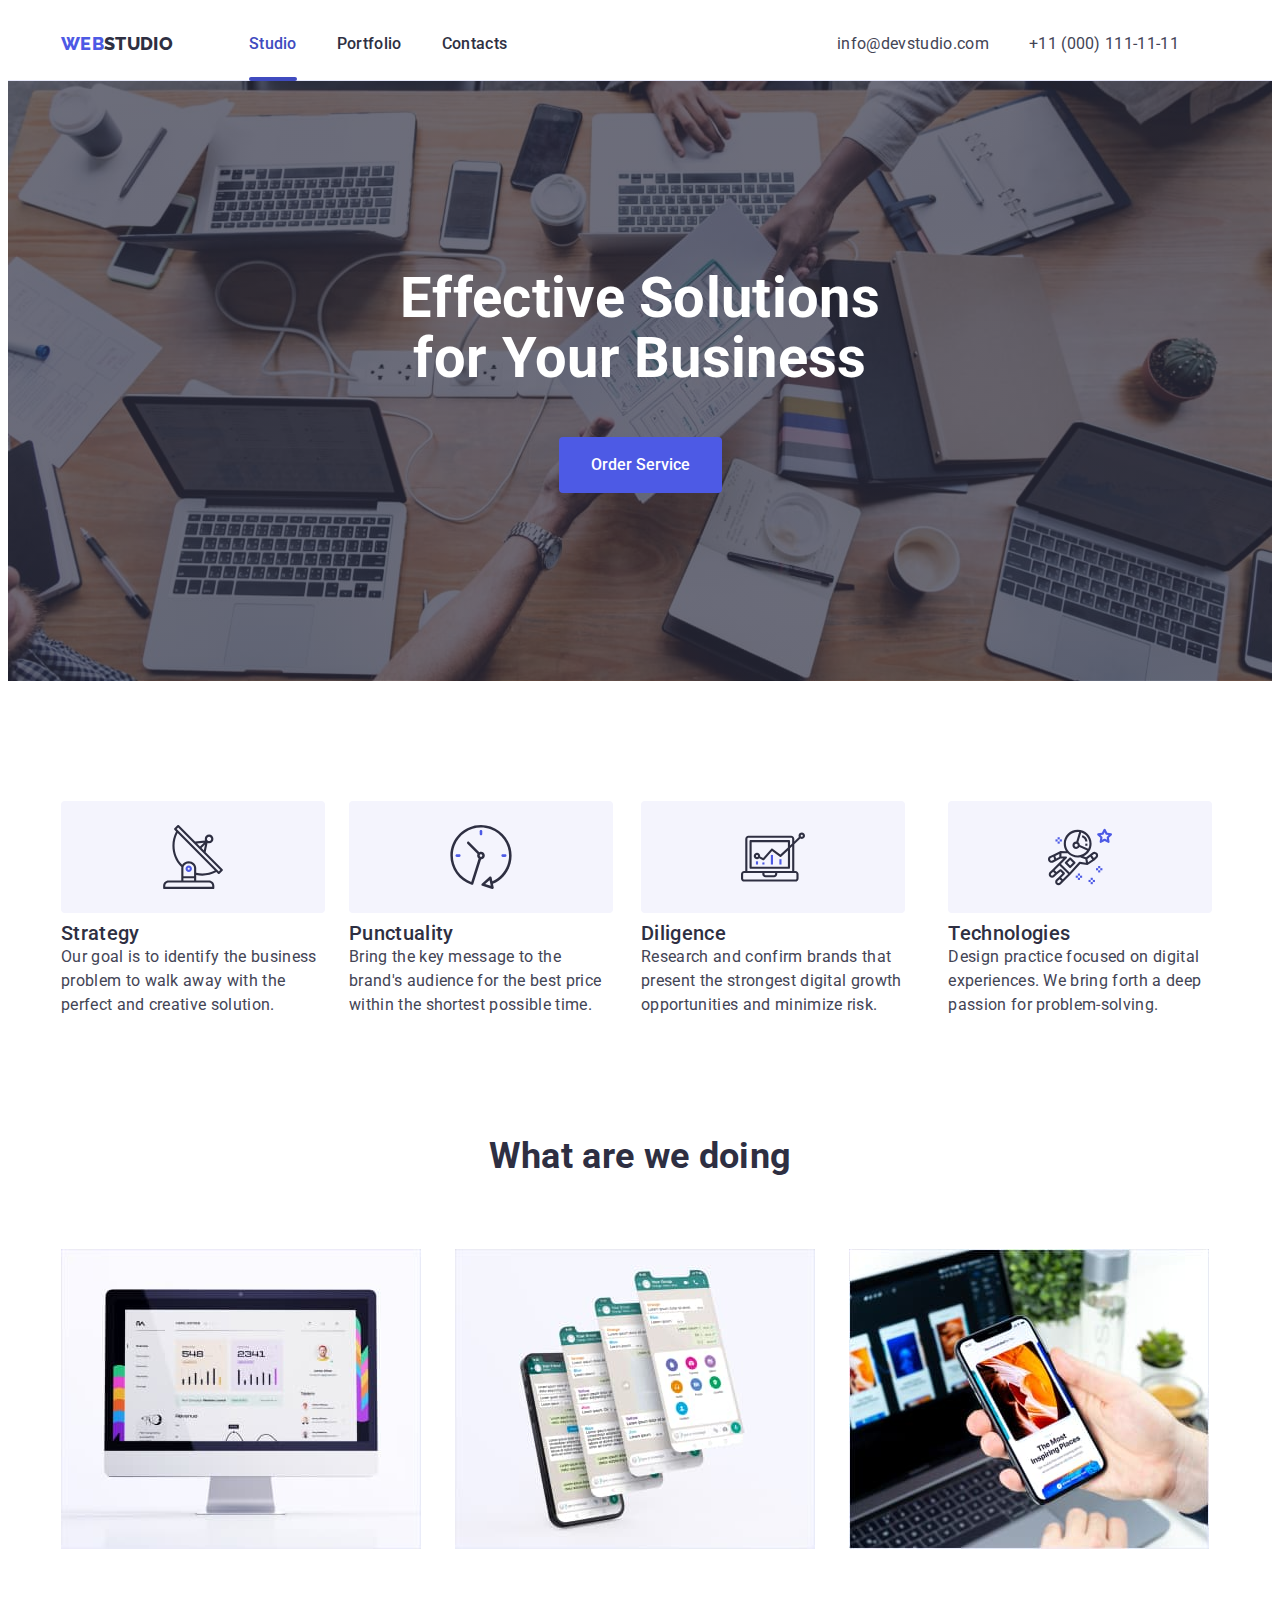
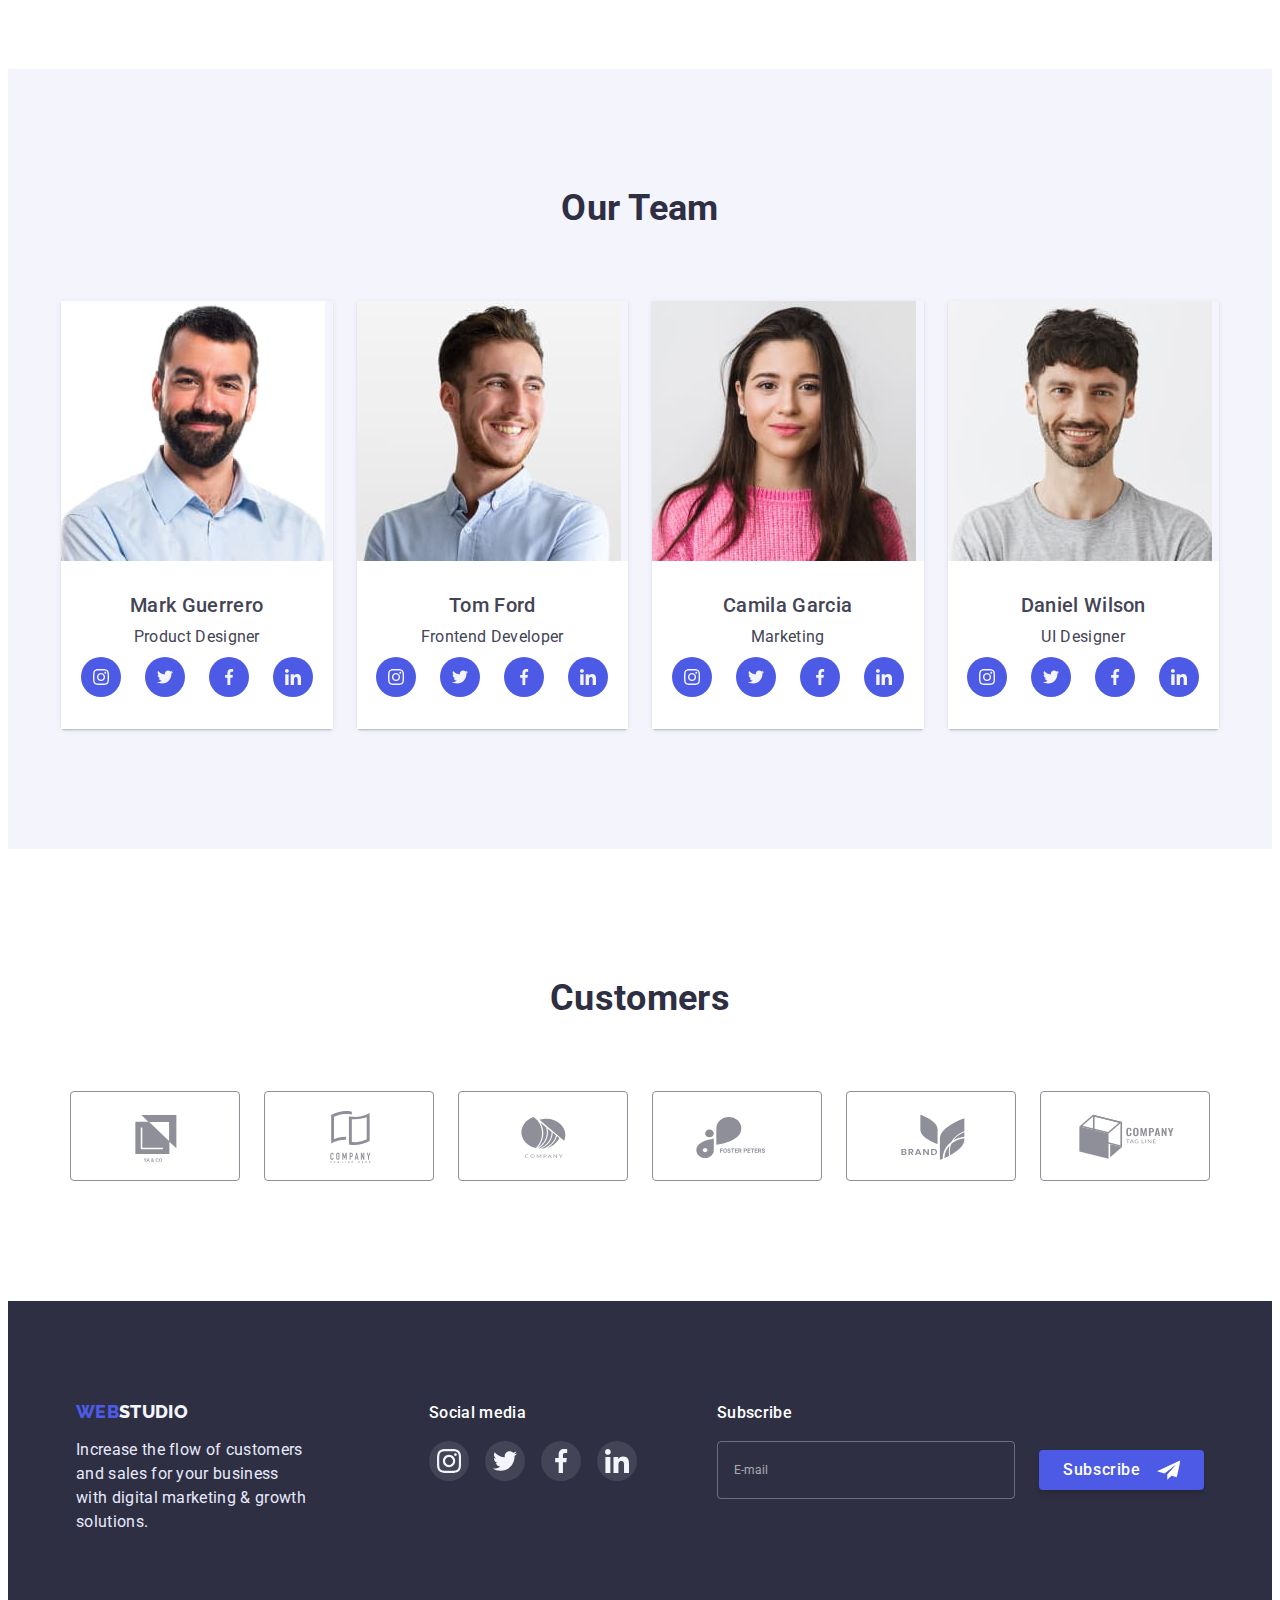
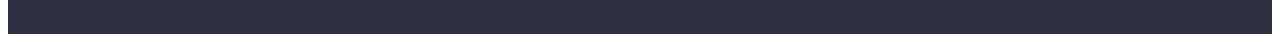
<file: index.html>
<!DOCTYPE html>
<html lang="en">
  <head>
    <meta charset="UTF-8" />
    <meta http-equiv="X-UA-Compatible" content="IE=edge" />
    <meta name="viewport" content="width=device-width, initial-scale=1.0" />
    <title>WebStudio</title>
    <link rel="preconnect" href="https://fonts.googleapis.com" />
    <link rel="preconnect" href="https://fonts.gstatic.com" crossorigin />
    <link
      href="https://fonts.googleapis.com/css2?family=Raleway:wght@800&family=Roboto:wght@400;500;700&display=swap"
      rel="stylesheet"
    />
    <link
      rel="stylesheet"
      href="https://cdnjs.cloudflare.com/ajax/libs/modern-normalize/1.1.0/modern-normalize.min.css"
      integrity="sha512-wpPYUAdjBVSE4KJnH1VR1HeZfpl1ub8YT/NKx4PuQ5NmX2tKuGu6U/JRp5y+Y8XG2tV+wKQpNHVUX03MfMFn9Q=="
      crossorigin="anonymous"
      referrerpolicy="no-referrer"
    />
    <link rel="stylesheet" href="./css/styles.css" />
  </head>
  <body class="body">
    <!-- Header -->
    <header class="header-text">
      <div class="container page-header">
        <nav class="page-header">
          <a href="./index.html" class="onelogo-link"
            >Web<span class="twologo-link">Studio</span></a
          >
          <ul class="list-link page-header">
            <li class="menu-item">
              <a href="./index.html" class="site-link current">Studio</a>
            </li>
            <li class="menu-item">
              <a href="./portfolio.html" class="site-link">Portfolio</a>
            </li>
            <li class="menu-item"><a href="" class="site-link">Contacts</a></li>
          </ul>
        </nav>
        <address>
          <ul class="list-link page-header">
            <li>
              <a href="mailto:info@devstudio.com" class="address-link"
                >info@devstudio.com</a
              >
            </li>
            <li>
              <a href="tel:+110001111111" class="address-link"
                >+11 (000) 111-11-11</a
              >
            </li>
          </ul>
        </address>
      </div>
    </header>
    <main>
      <!-- Hero -->
      <section class="hero">
        <div class="container">
          <h1 class="hero-title">Effective Solutions for Your Business</h1>
          <button type="button" class="hero-button" data-modal-open>Order Service</button>
        </div>
      </section>
      <!-- Competencies -->
      <section class="section">
        <div class="container">
          <h2 class="visually-hidden">Our competencies</h2>
          <ul class="list-link page-competencies">
            <li class="menu">
              <div class="item-competencies">
                <svg width="64" height="64">
                  <use href="./images/sprite.svg#antenna"></use>
                </svg>
              </div>
              <h3 class="competencies-title">Strategy</h3>
              <p class="competencies-list">
                Our goal is to identify the business problem to walk away with
                the perfect and creative solution.
              </p>
            </li>
            <li class="menu">
              <div >
                <div class="item-competencies">
                <svg width="64" height="64">
                  <use href="./images/sprite.svg#clock"></use>
                </svg>
              </div>
              <h3 class="competencies-title">Punctuality</h3>
              <p class="competencies-list">
                Bring the key message to the brand's audience for the best price
                within the shortest possible time.
              </p>
            </li>
            <li class="menu">
              <div class="item-competencies">
                <svg width="64" height="64">
                  <use href="./images/sprite.svg#diagram"></use>
                </svg>
              </div>
              <h3 class="competencies-title">Diligence</h3>
              <p class="competencies-list">
                Research and confirm brands that present the strongest digital
                growth opportunities and minimize risk.
              </p>
            </li>
            <li class="menu">
              <div class="item-competencies">
                <svg width="64" height="64">
                  <use
                    href="./images/sprite.svg#astronaut"
                    width="64"
                    height="64"
                  ></use>
                </svg>
              </div>
              <h3 class="competencies-title">Technologies</h3>
              <p class="competencies-list">
                Design practice focused on digital experiences. We bring forth a
                deep passion for problem-solving.
              </p>
            </li>
          </ul>
        </div>
      </section>
      <!-- Doing -->
      <section class="section doing">
        <div class="container">
          <h2 class="do-title">What are we doing</h2>
          <ul class="list-link page-doing">
            <li class="doing-card">
              <img
                src="./images/doing/img-analitics.jpg"
                alt="display"
                width="360"
                height="300"
              />
            </li>
            <li class="doing-card">
              <img
                src="./images/doing/img-add.jpg"
                alt="addication"
                width="360"
                height="300"
              />
            </li>
            <li class="doing-card">
              <img
                src="./images/doing/img-motivation.jpg"
                alt="phone"
                width="360"
                height="300"
              />
            </li>
          </ul>
        </div>
      </section>
      <!-- Our Team -->
      <section class="section team-section">
        <div class="container">
          <h2 class="team-title">Our Team</h2>
          <ul class="list-link page-team">
            <li class="team-card">
              <img
                src="./images//team/img-mark-guerrero.jpg"
                alt="Mark Guerrero"
                width="264"
                height="260"
              />
              <div class="team-wrapper">
                <h3 class="name-title">Mark Guerrero</h3>
                <p class="team-page">Product Designer</p>
                <ul class="social-list list-link">
                  <li class="social-page">
                    <a href="" class="social-link">
                    <svg width="16" height="16">
                      <use href="./images/sprite.svg#instagram"></use>
                    </svg>
                  </a>
                  </li>
                  <li class="social-page">
                    <a href="" class="social-link">
                    <svg width="16" height="16">
                      <use href="./images/sprite.svg#twitter"></use>
                    </svg></a>
                  </li>
                  <li class="social-page">
                    <a href="" class="social-link">
                    <svg width="16" height="16">
                      <use href="./images/sprite.svg#facebook"></use>
                    </svg></a>
                  </li>
                  <li class="social-page">
                    <a href="" class="social-link">
                    <svg width="16" height="16">
                      <use href="./images/sprite.svg#linkedin"></use>
                    </svg></a>
                  </li>
                </ul>
              </div>
            </li>
            <li class="team-card">
              <img
                src="./images/team/img-tom-ford.jpg"
                alt="Tom Ford"
                width="264"
                height="260"
              />
              <div class="team-wrapper">
                <h3 class="name-title">Tom Ford</h3>
                <p class="team-page">Frontend Developer</p>
                <ul class="social-list list-link">
                  <li class="social-page">
                    <a href="" class="social-link">
                    <svg width="16" height="16">
                      <use href="./images/sprite.svg#instagram"></use>
                    </svg>
                  </a>
                  </li>
                  <li class="social-page">
                    <a href="" class="social-link">
                    <svg width="16" height="16">
                      <use href="./images/sprite.svg#twitter"></use>
                    </svg></a>
                  </li>
                  <li class="social-page">
                    <a href="" class="social-link">
                    <svg width="16" height="16">
                      <use href="./images/sprite.svg#facebook"></use>
                    </svg></a>
                  </li>
                  <li class="social-page">
                    <a href="" class="social-link">
                    <svg width="16" height="16">
                      <use href="./images/sprite.svg#linkedin"></use>
                    </svg></a>
                  </li>
                </ul>
              </div>
            </li>
            <li class="team-card">
              <img
                src="./images/team/img-camila-garcia.jpg"
                alt="Camila Garcia"
                width="264"
                height="260"
              />
              <div class="team-wrapper">
                <h3 class="name-title">Camila Garcia</h3>
                <p class="team-page">Marketing</p>
                <ul class="social-list list-link">
                  <li class="social-page">
                    <a href="" class="social-link">
                    <svg width="16" height="16">
                      <use href="./images/sprite.svg#instagram"></use>
                    </svg>
                  </a>
                  </li>
                  <li class="social-page">
                    <a href="" class="social-link">
                    <svg width="16" height="16">
                      <use href="./images/sprite.svg#twitter"></use>
                    </svg></a>
                  </li>
                  <li class="social-page">
                    <a href="" class="social-link">
                    <svg width="16" height="16">
                      <use href="./images/sprite.svg#facebook"></use>
                    </svg></a>
                  </li>
                  <li class="social-page">
                    <a href="" class="social-link">
                    <svg width="16" height="16">
                      <use href="./images/sprite.svg#linkedin"></use>
                    </svg></a>
                  </li>
                </ul>
              </div>
            </li>
            <li class="team-card">
              <img
                src="./images/team/img-daniel-wilson.jpg"
                alt="Daniel Wilson"
                width="264"
                height="260"
              />
              <div class="team-wrapper">
                <h3 class="name-title">Daniel Wilson</h3>
                <p class="team-page">UI Designer</p>
                <ul class="social-list list-link">
                  <li class="social-page">
                    <a href="" class="social-link">
                    <svg width="16" height="16">
                      <use href="./images/sprite.svg#instagram"></use>
                    </svg>
                  </a>
                  </li>
                  <li class="social-page">
                    <a href="" class="social-link">
                    <svg width="16" height="16">
                      <use href="./images/sprite.svg#twitter"></use>
                    </svg></a>
                  </li>
                  <li class="social-page">
                    <a href="" class="social-link">
                    <svg width="16" height="16">
                      <use href="./images/sprite.svg#facebook"></use>
                    </svg></a>
                  </li>
                  <li class="social-page">
                    <a href="" class="social-link">
                    <svg width="16" height="16">
                      <use href="./images/sprite.svg#linkedin"></use>
                    </svg></a>
                  </li>
                </ul>
              </div>
            </li>
          </ul>
        </div>
      </section>
      <!-- Customers -->
      <section class="section customers">
        <div class="container">
        <h2 class="customers-title">Customers</h2>
        <ul class="list-link customers-link">
          <li class="customers-item"> 
            <a href="" class="customers-icon">
              <svg width="104" height="56">
                <use href="./images/sprite.svg#logo-1"></use>
              </svg>
            </a>
          </li>
          <li class="customers-item">
            <a href="" class="customers-icon">
              <svg width="104" height="56">
                <use href="./images/sprite.svg#logo-2"></use>
              </svg>
            </a>
          </li>
          <li class="customers-item">
            <a href="" class="customers-icon">
              <svg width="104" height="56">
                <use href="./images/sprite.svg#logo-3"></use>
              </svg>
            </a>
          </li>
          <li class="customers-item">
            <a href="" class="customers-icon">
              <svg width="104" height="56">
                <use href="./images/sprite.svg#logo-4"></use>
              </svg>
            </a>
          </li>
          <li class="customers-item">
            <a href="" class="customers-icon">
              <svg width="104" height="56">
                <use href="./images/sprite.svg#logo-5"></use>
              </svg>
            </a>
          </li>
          <li class="customers-item">
            <a href="" class="customers-icon">
              <svg width="104" height="56">
                <use href="./images/sprite.svg#logo-6"></use>
              </svg>
            </a>
          </li>
        </ul>
      </div>
      </section>
    </main>
    <!-- Footer -->
    <footer class="footer">
      <div class="container-footer">
        <div class="logo-footer">
        <a href="./index.html" class="footerlogo-link"
          >Web<span class="footer-link">Studio</span></a
        >
        <p class="footer-text">
          Increase the flow of customers and sales for your business with
          digital marketing & growth solutions.
        </p>
      </div>      
      <div>
        <h3 class="footer-title">Social media</h3>
        <ul class="social-footer">
          <li class="footer-item">
            <a href="" class="footer-icon">
              <svg width="24" height="24">
                <use href="./images/sprite.svg#instagram"></use>
              </svg>
            </a>
          </li>
          <li class="footer-item">
            <a href="" class="footer-icon">
              <svg width="24" height="24">
                <use href="./images/sprite.svg#twitter"></use>
              </svg>
            </a>
          </li>
          <li class="footer-item">
            <a href="" class="footer-icon">
              <svg width="24" height="24">
                <use href="./images/sprite.svg#facebook"></use>
              </svg>
            </a>
          </li>
          <li class="footer-item">
            <a href="" class="footer-icon">
              <svg width="24" height="24">
                <use href="./images/sprite.svg#linkedin"></use>
              </svg>
            </a>
          </li>
        </ul>
      </div>
      <form autocomplete="off" class="footer-form">
        <p class="footer-modal-topic">Subscribe</p>
        <div class="footer-modal-form">          
        <input type="email"
        name="user_email"
        class="footer-modal-input"
        placeholder="E-mail"
        required>
        <button type="submit" class="footer-submit">Subscribe
          <svg width="24" height="20" class="footer-icon-submit">
            <use href="./images/sprite.svg#icon-subscribe"></use>
          </svg>
        </button>
        
       </div>          
    </form>
    </div>    
    </footer>
    <div class="backdrop is-hidden" data-modal>
      <div class="modal">
        <button type="button" class="modal-btn-close" data-modal-close>
          <svg width="8" height="8" class="modal-icon-btn">
            <use href="./images/sprite.svg#btn-close"></use>
          </svg>
        </button>
        <form autocomplete="off" class="modal-form">
          <b class="modal-topic">Leave your contacts and we will call you back</b>
          <label class="modal-form-field">
            <span class="modal-form-input-desc">Name</span>            
            <span class="modal-input-wrapper">
            <input
              type="text"
              name="user_name"
              class="modal-form-input"
              required 
              pattern="^[a-zA-Z]+"
              minlength="2"/>
              <svg width="18" height="18" class="modal-icon-input">
                <use href="./images/sprite.svg#icon-person-modalform"></use>
              </svg>
            </span>
          </label>
          <label class="modal-form-field">
            <span class="modal-form-input-desc">Phone</span>
            <span class="modal-input-wrapper">
              <input
              type="text"
              name="user_phone"
              class="modal-form-input"
              required 
              pattern="[0-9{3}-[0-9{3}]-[0-9{2}]-[0-9{2}]]"
              title="xxx-xxx-xx-xx"/>
              <svg width="18" height="24" class="modal-icon-input">
                <use href="./images/sprite.svg#icon-phone-modalform"></use>
              </svg>
            </span>            
          </label>
          <label class="modal-form-field">
            <span class="modal-form-input-desc">Email</span>
            <span class="modal-input-wrapper">
            <input type="text" name="user_email" class="modal-form-input"/>
              <svg width="18" height="24" class="modal-icon-input">
                <use href="./images/sprite.svg#icon-email-modalform"></use>
              </svg>
            </span>           
            </label>
          <label class="modal-form-field">
            <span class="modal-form-input-desc">Comment</span>            
            <textarea 
            name="user_message" 
            class="modal-form-message" 
            placeholder="Text input"></textarea>
          </label>
          <input id="user-policy" type="checkbox" name="user_policy" class="modal-form-check visually-hidden">
          <label for="user-policy" class="modal-form-check-desc">I accept the terms and conditions of the&nbsp;<a href="" class="link-policy">Privacy Policy</a> </label>
          <button type="submit" class="modal-form-submit">Send</button>
        </form>
      </div>
    </div>
    <script src="./js/modal.js"></script>
  </body>
</html>
</file>
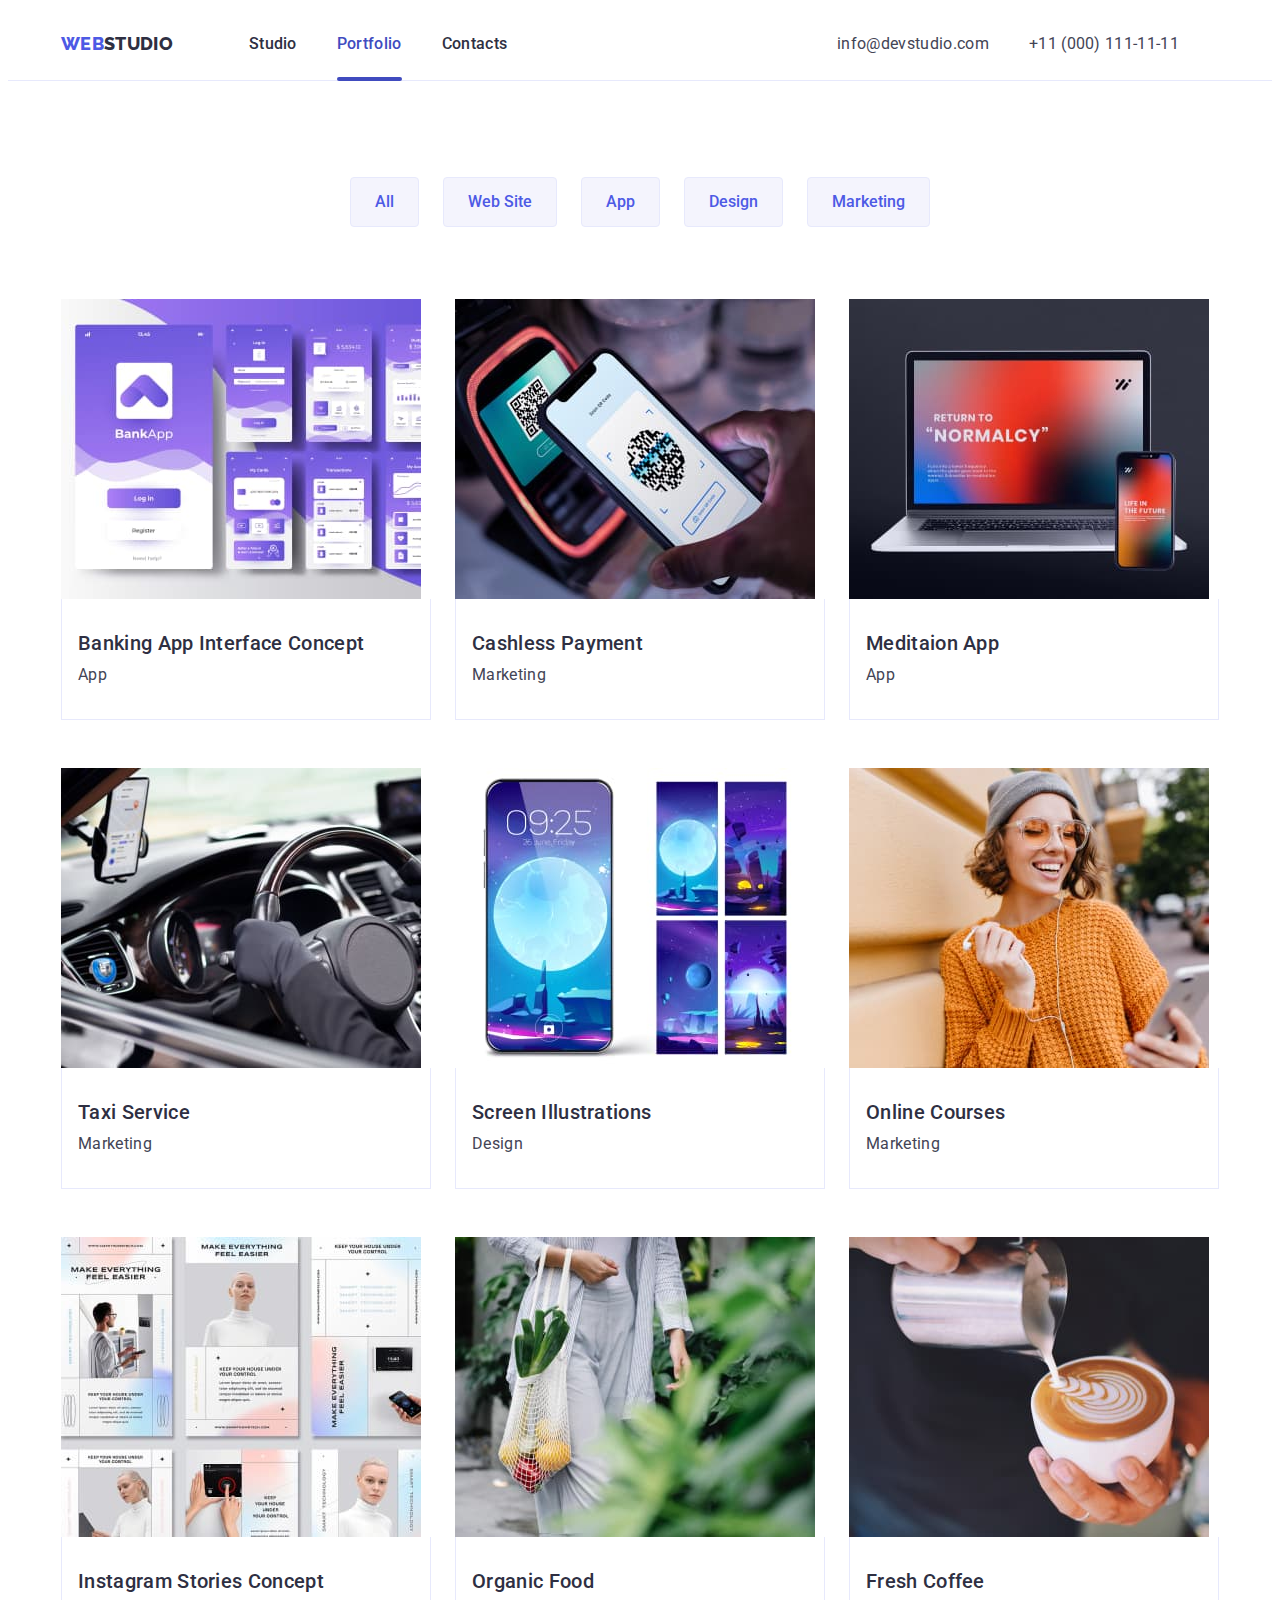
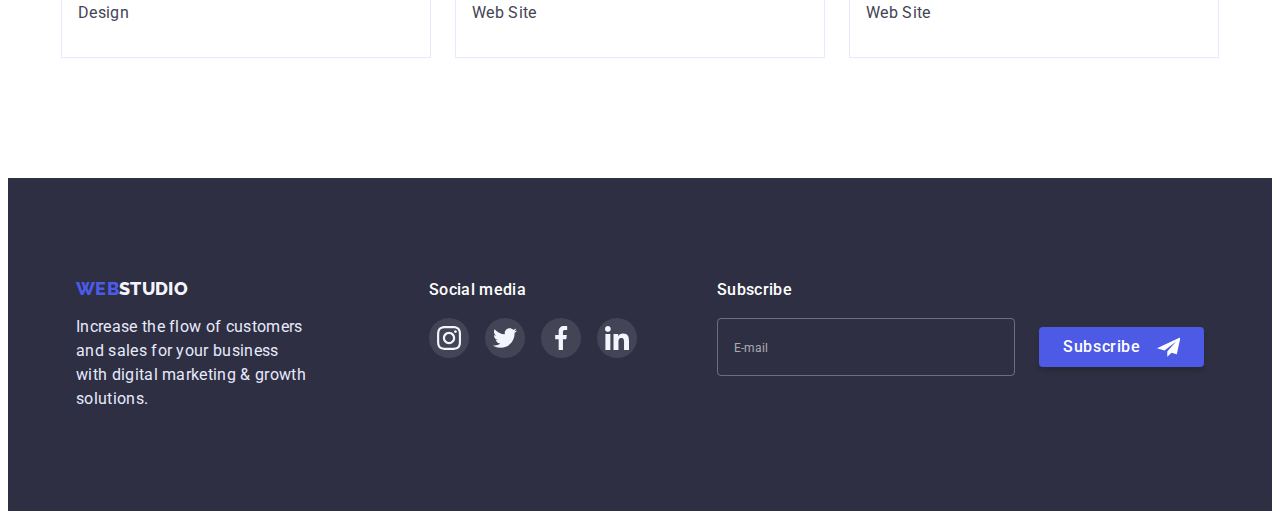
<file: portfolio.html>
<!DOCTYPE html>
<html lang="en">
  <head>
    <meta charset="UTF-8" />
    <meta http-equiv="X-UA-Compatible" content="IE=edge" />
    <meta name="viewport" content="width=device-width, initial-scale=1.0" />
    <title>Portfolio</title>
    <link rel="preconnect" href="https://fonts.googleapis.com" />
    <link rel="preconnect" href="https://fonts.gstatic.com" crossorigin />
    <link
      href="https://fonts.googleapis.com/css2?family=Raleway:wght@800&family=Roboto:wght@400;500;700&display=swap"
      rel="stylesheet"
    />
    <link
      rel="stylesheet"
      href="https://cdnjs.cloudflare.com/ajax/libs/modern-normalize/1.1.0/modern-normalize.min.css"
      integrity="sha512-wpPYUAdjBVSE4KJnH1VR1HeZfpl1ub8YT/NKx4PuQ5NmX2tKuGu6U/JRp5y+Y8XG2tV+wKQpNHVUX03MfMFn9Q=="
      crossorigin="anonymous"
      referrerpolicy="no-referrer"
    />
    <link rel="stylesheet" href="./css/styles.css" />
  </head>
  <body class="body">
    <!-- Header -->
    <header class="header-text">
      <div class="container page-header">
      <nav class="page-header">
        <a href="./index.html" class="onelogo-link"
          >Web<span class="twologo-link">Studio</span></a
        >
        <ul class="list-link page-header">
            <li class="menu-item"><a href="./index.html" class="site-link">Studio</a></li>
            <li class="menu-item"><a href="./portfolio.html" class="site-link current">Portfolio</a></li>
            <li class="menu-item"><a href="" class="site-link">Contacts</a></li>
          </ul>
        </nav>
        </nav>
      </nav>
      <address>
        <ul class="list-link page-header">
            <li>
              <a href="mailto:info@devstudio.com" class="address-link"
                >info@devstudio.com</a
              >
            </li>
            <li>
              <a href="tel:+110001111111" class="address-link"
                >+11 (000) 111-11-11</a
              >
            </li>
          </ul>
      </address>
    </div=class>
    </header>
    <main>
      <section class="section portfolio">
        <!-- Our projects -->
        <div class="container">
        <h1 class="visually-hidden">Our projects</h1>
        <ul class="list-link btn-filters">
          <li>
            <button type="button" class="portfolio-button">All</button>
          </li>
          <li>
            <button type="button" class="portfolio-button">Web Site</button>
          </li>
          <li>
            <button type="button" class="portfolio-button">App</button>
          </li>
          <li>
            <button type="button" class="portfolio-button">Design</button>
          </li>
          <li>
            <button type="button" class="portfolio-button">Marketing</button>
          </li>
        </ul>
        <ul class="list-link projects-page">
          <li class="portfolio-card">
            <a href="" class="link-portfolio">
              <div class="overlay-wrapper">
            <img
              src="./images/portfolio/banking.jpg"
              alt="App"
              width="360"
              height="300"
            />
            <p class="overlay-portfolio">14 Stylish and User-Friendly App Design Concepts · Task Manager App · Calorie Tracker App · Exotic Fruit Ecommerce App · Cloud Storage App</p>
          </div>
            <div class="portfolio-wrapper">
            <h2 class="portfolio-title">Banking App Interface Concept</h2>
            <p class="portfolio-list">App</p>
          </div>
        </a>
          </li>
          <li class="portfolio-card">
            <a href="" class="link-portfolio">
              <div class="overlay-wrapper">
            <img
              src="./images/portfolio/qr-code.jpg"
              alt="qr"
              width="360"
              height="300"
            />
            <p class="overlay-portfolio">14 Stylish and User-Friendly App Design Concepts · Task Manager App · Calorie Tracker App · Exotic Fruit Ecommerce App · Cloud Storage App</p>
            </div>
            <div class="portfolio-wrapper">
            <h2 class="portfolio-title">Cashless Payment</h2>
            <p class="portfolio-list">Marketing</p>
          </div>
          </a>
          </li>
          <li class="portfolio-card">
            <a href="" class="link-portfolio">
              <div class="overlay-wrapper">
            <img
              src="./images/portfolio/meditation.jpg"
              alt="meditation app"
              width="360"
              height="300"
            />
            <p class="overlay-portfolio">14 Stylish and User-Friendly App Design Concepts · Task Manager App · Calorie Tracker App · Exotic Fruit Ecommerce App · Cloud Storage App</p>
              </div>
            <div class="portfolio-wrapper">
            <h2 class="portfolio-title">Meditaion App</h2>
            <p class="portfolio-list">App</p>
          </div>
            </a>
          </li>
          <li class="portfolio-card">
            <a href="" class="link-portfolio">
              <div class="overlay-wrapper">
            <img
              src="./images/portfolio/taxi.jpg"
              alt="car"
              width="360"
              height="300"
            />
            <p class="overlay-portfolio">14 Stylish and User-Friendly App Design Concepts · Task Manager App · Calorie Tracker App · Exotic Fruit Ecommerce App · Cloud Storage App</p>
            </div>
            <div class="portfolio-wrapper">
            <h2 class="portfolio-title">Taxi Service</h2>
            <p class="portfolio-list">Marketing</p>
          </div>
          </a>
          </li>
          <li class="portfolio-card">
            <a href="" class="link-portfolio">
              <div class="overlay-wrapper">
            <img
              src="./images/portfolio/illustrations.jpg"
              alt="picture"
              width="360"
              height="300"
            />
            <p class="overlay-portfolio">14 Stylish and User-Friendly App Design Concepts · Task Manager App · Calorie Tracker App · Exotic Fruit Ecommerce App · Cloud Storage App</p>
            </div>
            <div class="portfolio-wrapper">
            <h2 class="portfolio-title">Screen Illustrations</h2>
            <p class="portfolio-list">Design</p>
          </div>
          </a>
          </li>
          <li class="portfolio-card">
            <a href="" class="link-portfolio">
              <div class="overlay-wrapper">
            <img
              src="./images/portfolio/courses.jpg"
              alt="girl"
              width="360"
              height="300"
            />
            <p class="overlay-portfolio">14 Stylish and User-Friendly App Design Concepts · Task Manager App · Calorie Tracker App · Exotic Fruit Ecommerce App · Cloud Storage App</p>
              </div>
            <div class="portfolio-wrapper">
            <h2 class="portfolio-title">Online Courses</h2>
            <p class="portfolio-list">Marketing</p>
          </div>
            </a>
          </li>
          <li class="portfolio-card">
            <a href="" class="link-portfolio">
              <div class="overlay-wrapper">
            <img
              src="./images/portfolio/stories.jpg"
              alt="smart-technology"
              width="360"
              height="300"
            />
            <p class="overlay-portfolio">14 Stylish and User-Friendly App Design Concepts · Task Manager App · Calorie Tracker App · Exotic Fruit Ecommerce App · Cloud Storage App</p>
              </div>
            <div class="portfolio-wrapper">
            <h2 class="portfolio-title">Instagram Stories Concept</h2>
            <p class="portfolio-list">Design</p>
          </div>
            </a>
          </li>
          <li class="portfolio-card">
            <a href="" class="link-portfolio">
              <div class="overlay-wrapper">
            <img
              src="./images/portfolio/food.jpg"
              alt="fruit"
              width="360"
              height="300"
            />
            <p class="overlay-portfolio">14 Stylish and User-Friendly App Design Concepts · Task Manager App · Calorie Tracker App · Exotic Fruit Ecommerce App · Cloud Storage App</p>
              </div>
            <div class="portfolio-wrapper">
            <h2 class="portfolio-title">Organic Food</h2>
            <p class="portfolio-list">Web Site</p>
          </div>
            </a>
          </li>
          <li class="portfolio-card">
            <a href="" class="link-portfolio">
              <div class="overlay-wrapper">
            <img
              src="./images/portfolio/coffee.jpg"
              alt="cup of coffee"
              width="360"
              height="300"
            />
            <p class="overlay-portfolio">14 Stylish and User-Friendly App Design Concepts · Task Manager App · Calorie Tracker App · Exotic Fruit Ecommerce App · Cloud Storage App</p>
              </div>
            <div class="portfolio-wrapper">
            <h2 class="portfolio-title">Fresh Coffee</h2>
            <p class="portfolio-list">Web Site</p>
          </div>
            </a>
          </li>
        </ul>
      </div>
      </section>
      <!-- /Our projects -->
    </main>
    <!-- Footer -->
    <footer class="footer">
      <div class="container-footer">
        <div class="logo-footer">
          <a href="./index.html" class="footerlogo-link"
            >Web<span class="footer-link">Studio</span></a
          >
          <p class="footer-text">
            Increase the flow of customers and sales for your business with
            digital marketing & growth solutions.
          </p>
        </div>      
        <div>
          <h3 class="footer-title">Social media</h3>
          <ul class="social-footer">
            <li class="footer-item">
              <a href="" class="footer-icon">
                <svg width="24" height="24">
                  <use href="./images/sprite.svg#instagram"></use>
                </svg>
              </a>
            </li>
            <li class="footer-item">
              <a href="" class="footer-icon">
                <svg width="24" height="24">
                  <use href="./images/sprite.svg#twitter"></use>
                </svg>
              </a>
            </li>
            <li class="footer-item">
              <a href="" class="footer-icon">
                <svg width="24" height="24">
                  <use href="./images/sprite.svg#facebook"></use>
                </svg>
              </a>
            </li>
            <li class="footer-item">
              <a href="" class="footer-icon">
                <svg width="24" height="24">
                  <use href="./images/sprite.svg#linkedin"></use>
                </svg>
              </a>
            </li>
          </ul>
        </div>
        <form autocomplete="off" class="footer-form">
          <p class="footer-modal-topic">Subscribe</p>
          <div class="footer-modal-form">          
          <input type="email"
          name="user_email"
          class="footer-modal-input"
          placeholder="E-mail"
          required>
          <button type="submit" class="footer-submit">Subscribe
            <svg width="24" height="20" class="footer-icon-submit">
              <use href="./images/sprite.svg#icon-subscribe"></use>
            </svg>
          </button>
          
         </div>          
      </form>
    </div>
    </footer>
  </body>
</html>
</file>
<file: css/styles.css>
:root {
  --primary-text-color: #434455;
  --title-text-color: #2e2f42;
  --button-text-color: #4d5ae5;
}

h1,
h2,
h3,
h4,
p {
  margin: 0 auto;
}

ul {
  margin: 0;
  padding: 0;
}

img {
  display: block;
  max-width: 100%;
  height: auto;
}

button {
  cursor: pointer;
}

body {
  font-family: "Roboto", sans-serif;
  color: var(--primary-text-color);
  background-color: #ffffff;
  font-style: normal;
  letter-spacing: 0.02em;
}

/* Header */

.container {
  width: 1158px;
  margin: 0 auto;
  padding-left: 15px;
  padding-right: 15px;
}
.page-header {
  display: flex;
  align-items: center;
  justify-content: space-between;
}
.header-text {
  background-color: #ffffff;
  border-bottom: 1px solid #e7e9fc;
}
.onelogo-link {
  font-family: "Raleway";
  color: var(--button-text-color);
  font-weight: 800;
  font-size: 18px;
  line-height: 1.34;
  text-decoration: none;
  text-transform: uppercase;
  margin-right: 76px;
  padding: 24px 0;
}
.twologo-link {
  font-family: "Raleway";
  color: var(--title-text-color);
  font-weight: 800;
  font-size: 18px;
  line-height: 1.34;
}
/* Without points */
.list-link {
  list-style: none;
}
.list-link .site-link {
  font-family: "Roboto", sans-serif;
  color: var(--title-text-color);
  font-weight: 500;
  font-size: 16px;
  line-height: 1.5;
  text-decoration: none;
  padding: 24px 0;
  display: block;
}
.site-link {
  transition: color 250ms cubic-bezier(0.4, 0, 0.2, 1);
}
.list-link .site-link:hover,
.list-link .site-link:focus {
  color: var(--button-text-color);
}
.menu-item:not(:last-child) {
  margin-right: 40px;
}
.menu-item {
  position: relative;
}
.menu-item .current {
  color: #404bbf;
}
.list-link .current::after {
  content: "";
  display: block;
  position: absolute;
  width: 100%;
  height: 4px;
  background-color: #404bbf;
  border-radius: 2px;
  bottom: -1px;
  left: 0;
}
.address-link {
  font-family: "Roboto", sans-serif;
  color: var(--primary-text-color);
  font-style: normal;
  font-weight: 400;
  font-size: 16px;
  line-height: 1.5;
  text-decoration: none;
  margin-left: auto;
  margin-right: 40px;
  padding: 24px 0;
  transition: color 250ms cubic-bezier(0.4, 0, 0.2, 1);
}
.list-link .address-link :hover,
.list-link .address-link:focus {
  color: #404bbf;
}

/* Hero */
.hero {
  text-align: center;
  padding: 188px 0;
  background-image: linear-gradient(
      rgba(46, 47, 66, 0.7),
      rgba(46, 47, 66, 0.7)
    ),
    url("../images/hero/bg.jpg");
  background-color: rgba(46, 47, 66, 0.7);
  background-size: cover;
  background-position: center;
  max-width: 1440px;
  margin: 0 auto;
}

.hero-title {
  color: #ffffff;
  font-weight: 700;
  font-size: 56px;
  line-height: 1.07;
  margin-bottom: 48px;
  max-width: 494px;
}
.hero-button {
  color: #ffffff;
  font-family: "Roboto", sans-serif;
  font-weight: 500;
  font-size: 16px;
  line-height: 1.5;
  background-color: var(--button-text-color);
  border: transparent;
  border-radius: 4px;
  padding: 16px 32px;
  max-width: 169px;
  transition-property: background-color;
  transition-duration: 250ms;
  transition-timing-function: cubic-bezier(0.4, 0, 0.2, 1);
}
.hero-button:hover,
.hero-button:focus {
  color: #ffffff;
  background: #404bbf;
  box-shadow: 0px 4px 4px rgba(0, 0, 0, 0.15);
  border-radius: 4px;
}

.section {
  padding-top: 120px;
  padding-bottom: 120px;
}
/* Competencies */

.visually-hidden {
  position: absolute;
  width: 1px;
  height: 1px;
  margin: -1px;
  border: 0;
  padding: 0;
  white-space: nowrap;
  clip-path: inset(100%);
  clip: rect(0 0 0 0);
  overflow: hidden;
}
.page-competencies {
  display: flex;
  align-items: center;
  gap: 24px;
}
.menu {
  flex-basis: calc((100%-72px) / 4);
}
.item-competencies {
  display: flex;
  justify-content: center;
  align-items: center;
  width: 264px;
  height: 112px;
  background-color: #f4f4fd;
  border-radius: 4px;
  margin-bottom: 8px;
}
.competencies-title {
  color: var(--title-text-color);
  font-weight: 500;
  font-size: 20px;
  line-height: 1.2;
}
.competencies-list {
  font-weight: 400;
  font-size: 16px;
  line-height: 1.5;
}

/* Doing */

.doing {
  padding-top: 0;
}
.do-title {
  color: var(--title-text-color);
  font-weight: 700;
  font-size: 36px;
  line-height: 1.11;
  margin-bottom: 72px;
  text-align: center;
}
.page-doing {
  display: flex;
  gap: 24px;
}
.doing-card {
  flex-basis: calc((100% - 48px) / 3);
}

/* Our team */

.team-section {
  background: #f4f4fd;
  padding-top: 120px;
}
.team-title {
  color: var(--title-text-color);
  font-weight: 700;
  font-size: 36px;
  line-height: 1.11;
  margin-bottom: 72px;
  text-align: center;
}
.page-team {
  display: flex;
  align-items: center;
  gap: 24px;
}
.team-card {
  flex-basis: calc((100% - 72px) / 4);
  box-shadow: 0px 1px 6px rgba(46, 47, 66, 0.08),
    0px 1px 1px rgba(46, 47, 66, 0.16), 0px 2px 1px rgba(46, 47, 66, 0.08);
  border-radius: 0px 0px 4px 4px;
}

.team-wrapper {
  background-color: #ffffff;
  padding: 32px 16px;
  text-align: center;
}
.name-title {
  font-weight: 500;
  font-size: 20px;
  line-height: 1.2;
  margin-bottom: 8px;
}
.team-page {
  font-weight: 400;
  font-size: 16px;
  line-height: 1.5;
  margin-bottom: 8px;
}
.social-list {
  display: flex;
  justify-content: center;
  gap: 24px;
}
.social-page {
  display: flex;
  justify-content: center;
  align-items: center;
}
.social-link {
  display: flex;
  justify-content: center;
  align-items: center;
  width: 40px;
  height: 40px;
  border-radius: 50%;
  color: #f4f4fd;
  background-color: var(--button-text-color);
  fill: currentColor;
  transition-property: background-color;
  transition-duration: 250ms;
  transition-timing-function: cubic-bezier(0.4, 0, 0.2, 1);
}
.social-link:hover,
.social-link:focus {
  color: #ffffff;
  background: #404bbf;
  border: 1px solid #404bbf;
}

/* Customers */

.customers {
  padding-top: 130px;
}
.customers-title {
  color: var(--title-text-color);
  font-weight: 700;
  font-size: 36px;
  line-height: 1.11;
  margin-bottom: 72px;
  text-align: center;
}
.customers-link {
  display: flex;
  justify-content: center;
  gap: 24px;
}
.customers-item {
  display: flex;
  justify-content: center;
  align-items: center;
}
.customers-icon {
  display: flex;
  justify-content: center;
  align-items: center;
  color: #8e8f99;
  fill: currentColor;
  width: 168px;
  height: 88px;
  border: 1px solid #8e8f99;
  border-radius: 4px;
  transition-property: color;
  transition-duration: 250ms;
  transition-timing-function: cubic-bezier(0.4, 0, 0.2, 1);
}
.customers-icon:hover,
.customers-icon:focus {
  color: #404bbf;
  border: 1px solid #404bbf;
}

/* Footer */

.footer {
  background-color: var(--title-text-color);
  text-decoration: none;
  padding-top: 100px;
  padding-bottom: 100px;
}
.container-footer {
  max-width: 1128px;
  margin: 0 auto;
  padding-left: 15px;
  padding-right: 15px;
  display: flex;
}
.logo-footer {
  padding-right: 120px;
}
.footerlogo-link {
  font-family: "Raleway";
  color: var(--button-text-color);
  font-style: normal;
  font-weight: 800;
  font-size: 18px;
  line-height: 1.17;
  text-decoration: none;
  text-transform: uppercase;
}
.footer-link {
  color: #f4f4fd;
  font-weight: 800;
  font-size: 18px;
  line-height: 1.17;
}
.footer-text {
  font-family: "Roboto", sans-serif;
  color: #e7e9fc;
  font-style: normal;
  font-weight: 400;
  font-size: 16px;
  line-height: 1.5;
  letter-spacing: 0.02em;
  max-width: 264px;
  margin: 0;
  margin-top: 16px;
}
.footer-title {
  font-weight: 500;
  font-size: 16px;
  line-height: 1.5;
  color: #ffffff;
  margin-bottom: 16px;
}
.social-footer {
  display: flex;
  justify-content: center;
  gap: 16px;
}
.footer-item {
  display: flex;
  justify-content: center;
  align-items: center;
}
.footer-icon {
  display: flex;
  justify-content: center;
  align-items: center;
  width: 40px;
  height: 40px;
  border-radius: 50%;
  color: #f4f4fd;
  background-color: rgba(255, 255, 255, 0.1);
  fill: currentColor;
  transition-property: background-color;
  transition-duration: 250ms;
  transition-timing-function: cubic-bezier(0.4, 0, 0.2, 1);
}
.footer-icon:hover,
.footer-icon:focus {
  color: #f4f4fd;
  background-color: #31d0aa;
}
/* Modal footer */

.footer-form {
  padding-left: 80px;
}
.footer-modal-topic {
  font-weight: 500;
  font-size: 16px;
  line-height: 1.5;
  color: #ffffff;
  margin-bottom: 16px;
}
.footer-modal-form {
  display: flex;
  justify-content: center;
  align-items: center;
  gap: 24px;
}
.footer-modal-input {
  width: 264px;
  height: 40px;
  border: 1px solid rgba(255, 255, 255, 0.3);
  border-radius: 4px;
  padding: 8px 16px;
  background-color: transparent;
  color: #ffffff;
}
.footer-modal-input::placeholder {
  font-family: "Roboto", sans-serif;
  font-size: 12px;
  line-height: 2;
  font-weight: 400;
  color: rgba(255, 255, 255, 0.6);
}
.footer-submit {
  display: flex;
  justify-content: center;
  align-items: center;
  text-align: center;
  gap: 16px;
  max-width: 165px;
  max-height: 40px;
  font-weight: 500;
  font-size: 16px;
  line-height: 1.5;
  letter-spacing: 0.04em;
  color: #ffffff;
  background-color: var(--button-text-color);
  box-shadow: 0px 4px 4px rgba(0, 0, 0, 0.15);
  border-radius: 4px;
  padding: 8px 24px;
  cursor: pointer;
  font-family: "Roboto", sans-serif;
  border: none;
}
.footer-icon-submit {
  fill: #ffffff;
}
.footer-submit:hover,
.footer-submit:focus {
  background-color: #404bbf;
  box-shadow: 0px 4px 4px rgba(0, 0, 0, 0.15);
  transition: background-color 250ms cubic-bezier(0.4, 0, 0.2, 1),
    border-color 250ms cubic-bezier(0.4, 0, 0.2, 1);
}

/* Portfolio */

.portfolio {
  padding-top: 96px;
}
.btn-filters {
  display: flex;
  justify-content: center;
  gap: 24px;
  margin-bottom: 72px;
}
.portfolio-button {
  color: var(--button-text-color);
  font-family: "Roboto", sans-serif;
  font-weight: 500;
  font-size: 16px;
  line-height: 1.5;
  background-color: #f4f4fd;
  border: 1px solid #e7e9fc;
  border-radius: 4px;
  cursor: pointer;
  padding: 12px 24px 12px 24px;
  transition: color 250ms cubic-bezier(0.4, 0, 0.2, 1),
    background-color 250ms cubic-bezier(0.4, 0, 0.2, 1);
  transition: border-radius 250ms cubic-bezier(0.4, 0, 0.2, 1);
}
.portfolio-button:hover,
.portfolio-button:focus {
  color: #ffffff;
  background: #404bbf;
  box-shadow: 0px 3px 1px rgba(0, 0, 0, 0.1), 0px 2px 1px rgba(0, 0, 0, 0.08),
    0px 2px 2px rgba(0, 0, 0, 0.12);
  border-radius: 4px;
  border-color: #404bbf;
}
.projects-page {
  display: flex;
  flex-wrap: wrap;
  gap: 48px 24px;
}
.portfolio-card {
  flex-basis: calc((100% - 48px) / 3);
  transition: 250ms cubic-bezier(0.4, 0, 0.2, 1);
}
.portfolio-card:hover,
.portfolio-card:focus {
  box-shadow: 0px 1px 6px rgba(46, 47, 66, 0.08),
    0px 1px 1px rgba(46, 47, 66, 0.16), 0px 2px 1px rgba(46, 47, 66, 0.08);
}
.link-portfolio {
  text-decoration: none;
  display: block;
}
.link-portfolio:focus .overlay-portfolio {
  transform: translate(0, 0);
  opacity: 1;
}
.portfolio-card:hover .overlay-portfolio {
  transform: translate(0, 0);
  opacity: 1;
}
.overlay-wrapper {
  position: relative;
  overflow: hidden;
}
.overlay-portfolio {
  position: absolute;
  font-size: 16px;
  line-height: 1.5;
  left: 0;
  top: 0;
  width: 100%;
  height: 100%;
  overflow: auto;
  transform: translate(0, 100%);
  transition: transform 250ms cubic-bezier(0.4, 0, 0.2, 1);
  opacity: 0;
  color: #f4f4fd;
  padding: 40px 32px 164px 32px;
  background-color: var(--button-text-color);
}
.portfolio-wrapper {
  padding: 32px 16px 32px;
  border-left: 1px solid #e7e9fc;
  border-right: 1px solid #e7e9fc;
  border-bottom: 1px solid #e7e9fc;
}
.portfolio-title {
  font-weight: 500;
  font-size: 20px;
  line-height: 1.2;
  margin-bottom: 8px;
  color: var(--title-text-color);
}
.portfolio-list {
  font-weight: 400;
  font-size: 16px;
  line-height: 1.5;
  color: var(--primary-text-color);
}
/* Modal window */

.backdrop {
  width: 100%;
  height: 100%;
  background-color: rgba(46, 47, 66, 0.4);
  position: fixed;
  top: 0;
  left: 0;
  z-index: 1;
  display: flex;
  justify-content: center;
  align-items: center;
  transition: opacity 250ms cubic-bezier(0.4, 0, 0.2, 1),
    visibility 250ms cubic-bezier(0.4, 0, 0.2, 1);
}
.modal {
  width: 408px;
  height: 584px;
  padding: 24px 24px;
  top: 50%;
  left: 50%;
  transform: translate(-50%, -50%) scale(1);
  background-color: #fcfcfc;
  box-shadow: 0px 1px 1px rgba(0, 0, 0, 0.14), 0px 1px 3px rgba(0, 0, 0, 0.12),
    0px 2px 1px rgba(0, 0, 0, 0.2);
  border-radius: 4px;
  position: absolute;
  transition: transform 250ms cubic-bezier(0.4, 0, 0.2, 1),
    scale 250ms cubic-bezier(0.4, 0, 0.2, 1);
}
.modal-btn-close {
  display: flex;
  justify-content: center;
  align-items: center;
  width: 24px;
  height: 24px;
  border-radius: 50%;
  color: #000000;
  background-color: #e7e9fc;
  border: 1px solid rgba(0, 0, 0, 0.1);
  margin-left: auto;
}
.is-hidden {
  opacity: 0;
  visibility: hidden;
  pointer-events: none;
}
.backdrop.is-hidden .modal {
  transform: translate(-50%, -50%) scale(0);
}
.modal-icon-btn {
  fill: currentColor;
}
.modal-btn-close:hover,
.modal-btn-close:focus {
  color: #ffffff;
  background-color: #404bbf;
}

/* Modal Form */
.modal-form {
  display: flex;
  flex-direction: column;
}
.modal-topic {
  text-align: center;
  font-weight: 500;
  font-size: 16px;
  line-height: 1.5;
  letter-spacing: 0.02em;
  margin-bottom: 16px;
  padding-top: 24px;
  color: var(--title-text-color);
}
.modal-form-field {
  margin-bottom: 8px;
  font-size: 18px;
}
.modal-form-input-desc {
  display: block;
  font-size: 12px;
  line-height: 1.33;
  font-weight: 400;
  margin-bottom: 4px;
  color: #8e8f99;
}
.modal-input-wrapper {
  display: block;
  position: relative;
}
.modal-form-input {
  width: 100%;
  font-weight: 400;
  height: 40px;
  letter-spacing: 0.04em;
  border: 1px solid rgba(33, 33, 33, 0.2);
  border-radius: 4px;
  padding-left: 38px;
  transition: border-color 250ms cubic-bezier(0.4, 0, 0.2, 1);
}
.modal-form-input:focus {
  outline: none;
  border-color: #4d5ae5;
}
.modal-icon-input {
  position: absolute;
  top: 50%;
  left: 16px;
  transform: translateY(-50%);
  display: block;
  color: var(--title-text-color);
  transition: color 250ms cubic-bezier(0.4, 0, 0.2, 1);
}
.modal-form-input:focus + .modal-icon-input {
  fill: #4d5ae5;
  border-color: #4d5ae5;
}
.modal-form-message {
  resize: none;
  width: 100%;
  height: 120px;
  font-size: 12px;
  padding: 8px 16px;
  border: 1px solid rgba(33, 33, 33, 0.2);
  border-radius: 4px;
  transition: border-color 250ms cubic-bezier(0.4, 0, 0.2, 1);
}
.modal-form-message::placeholder {
  color: rgba(117, 117, 117, 0.5);
}
.modal-form-message:focus {
  outline: none;
  border-color: #4d5ae5;
}
.modal-form-check-desc {
  display: flex;
  align-items: center;
  font-size: 12px;
  line-height: 1.16;
  color: #757575;
  margin-bottom: 24px;
}
.link-policy {
  color: #4d5ae5;
}
.modal-form-check-desc::before {
  display: block;
  width: 16px;
  height: 16px;
  border: 1.25px solid #2e2f42;
  border-radius: 2px;
  content: "";
  cursor: pointer;
  margin-right: 8px;
  transition: background-color 250ms cubic-bezier(0.4, 0, 0.2, 1),
    border-color 250ms cubic-bezier(0.4, 0, 0.2, 1);
}
.modal-form-check:checked + .modal-form-check-desc::before {
  background-image: url(../images/vector.svg);
  background-color: #404bbf;
  border-color: #404bbf;
  background-repeat: no-repeat;
  background-position: 50% 50%;
}
.modal-form-check:focus + .modal-form-check-desc::before {
  outline: none;
  border-radius: 2px;
}
.modal-form-submit {
  display: flex;
  align-self: center;
  justify-content: center;
  color: #ffffff;
  font-family: "Roboto", sans-serif;
  font-weight: 500;
  font-size: 16px;
  line-height: 1.5;
  letter-spacing: 0.04em;
  background-color: var(--button-text-color);
  border: transparent;
  box-shadow: 0px 4px 4px rgba(0, 0, 0, 0.15);
  border-radius: 4px;
  width: 169px;
  height: 56px;
  padding: 16px 32px;
  transition-property: background-color;
  transition-duration: 250ms;
  transition-timing-function: cubic-bezier(0.4, 0, 0.2, 1);
}

.modal-form-submit:focus {
  background: #4d5ae5;
  box-shadow: 0px 1px 6px rgba(46, 47, 66, 0.08),
    0px 1px 1px rgba(46, 47, 66, 0.16), 0px 2px 1px rgba(46, 47, 66, 0.08);
  border-radius: 4px;
}
</file>
